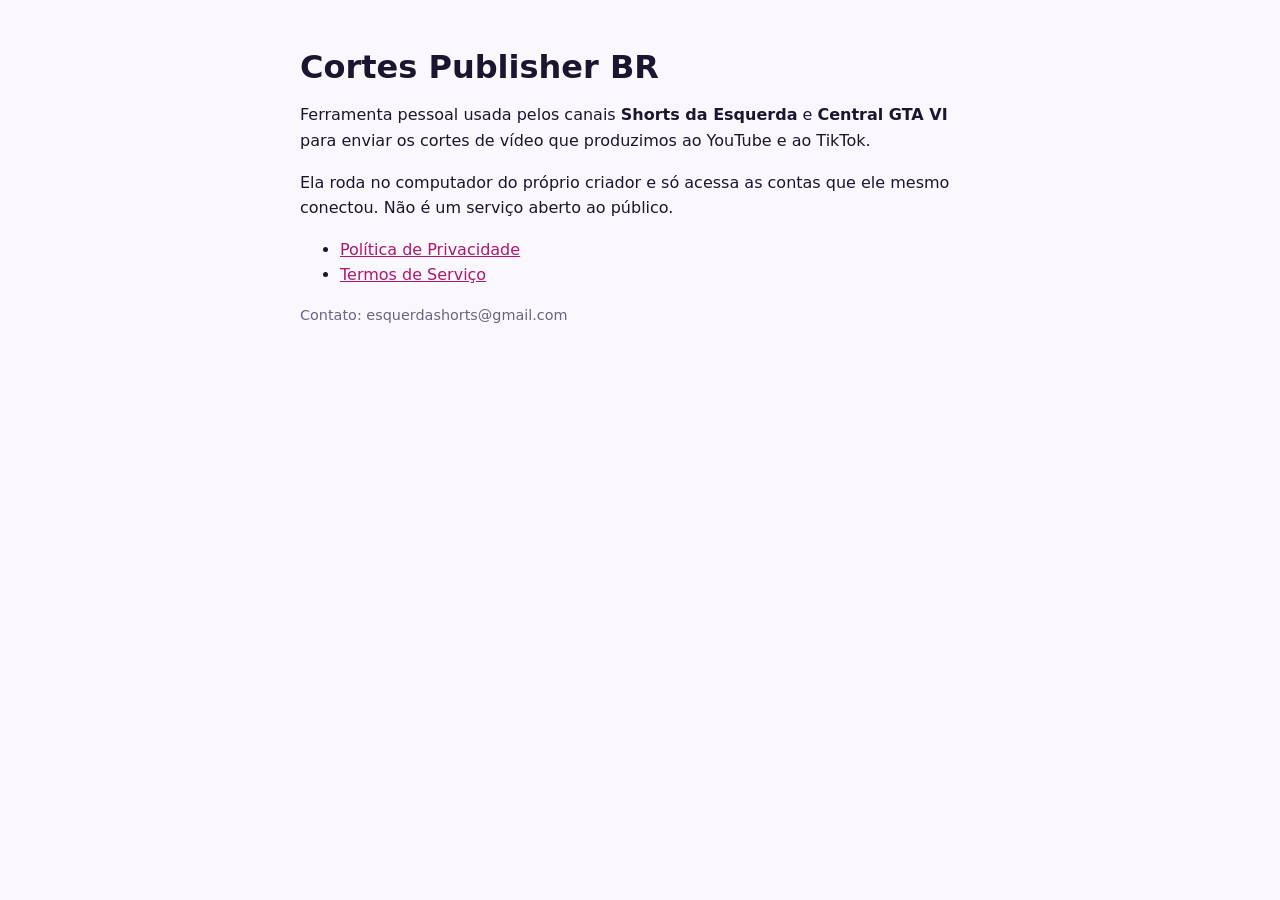
<file: index.html>
<!doctype html>
<html lang="pt-BR">
<head>
<meta charset="utf-8">
<meta name="viewport" content="width=device-width, initial-scale=1">
<title>Cortes Publisher BR</title>
<link rel="stylesheet" href="style.css">
</head>
<body>
<main>
  <h1>Cortes Publisher BR</h1>
  <p>Ferramenta pessoal usada pelos canais <strong>Shorts da Esquerda</strong> e <strong>Central GTA VI</strong> para enviar os cortes de vídeo que produzimos ao YouTube e ao TikTok.</p>
  <p>Ela roda no computador do próprio criador e só acessa as contas que ele mesmo conectou. Não é um serviço aberto ao público.</p>
  <ul>
    <li><a href="privacy.html">Política de Privacidade</a></li>
    <li><a href="terms.html">Termos de Serviço</a></li>
  </ul>
  <p class="contact">Contato: esquerdashorts@gmail.com</p>
</main>
</body>
</html>
</file>
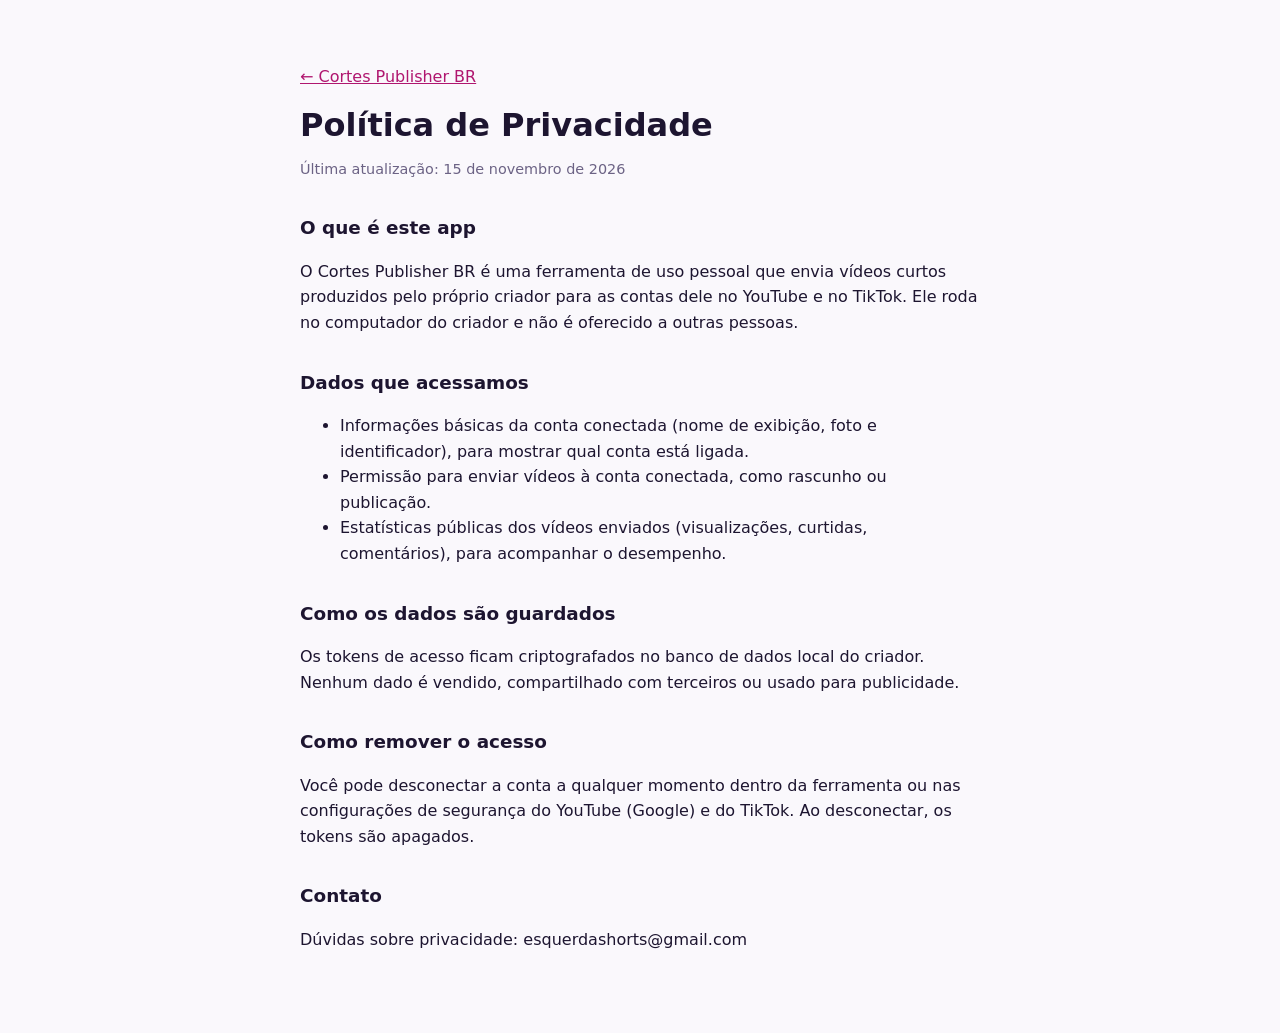
<file: privacy.html>
<!doctype html>
<html lang="pt-BR">
<head>
<meta charset="utf-8">
<meta name="viewport" content="width=device-width, initial-scale=1">
<title>Política de Privacidade · Cortes Publisher BR</title>
<link rel="stylesheet" href="style.css">
</head>
<body>
<main>
  <p><a href="index.html">← Cortes Publisher BR</a></p>
  <h1>Política de Privacidade</h1>
  <p class="updated">Última atualização: 15 de novembro de 2026</p>

  <h2>O que é este app</h2>
  <p>O Cortes Publisher BR é uma ferramenta de uso pessoal que envia vídeos curtos produzidos pelo próprio criador para as contas dele no YouTube e no TikTok. Ele roda no computador do criador e não é oferecido a outras pessoas.</p>

  <h2>Dados que acessamos</h2>
  <ul>
    <li>Informações básicas da conta conectada (nome de exibição, foto e identificador), para mostrar qual conta está ligada.</li>
    <li>Permissão para enviar vídeos à conta conectada, como rascunho ou publicação.</li>
    <li>Estatísticas públicas dos vídeos enviados (visualizações, curtidas, comentários), para acompanhar o desempenho.</li>
  </ul>

  <h2>Como os dados são guardados</h2>
  <p>Os tokens de acesso ficam criptografados no banco de dados local do criador. Nenhum dado é vendido, compartilhado com terceiros ou usado para publicidade.</p>

  <h2>Como remover o acesso</h2>
  <p>Você pode desconectar a conta a qualquer momento dentro da ferramenta ou nas configurações de segurança do YouTube (Google) e do TikTok. Ao desconectar, os tokens são apagados.</p>

  <h2>Contato</h2>
  <p>Dúvidas sobre privacidade: esquerdashorts@gmail.com</p>
</main>
</body>
</html>
</file>
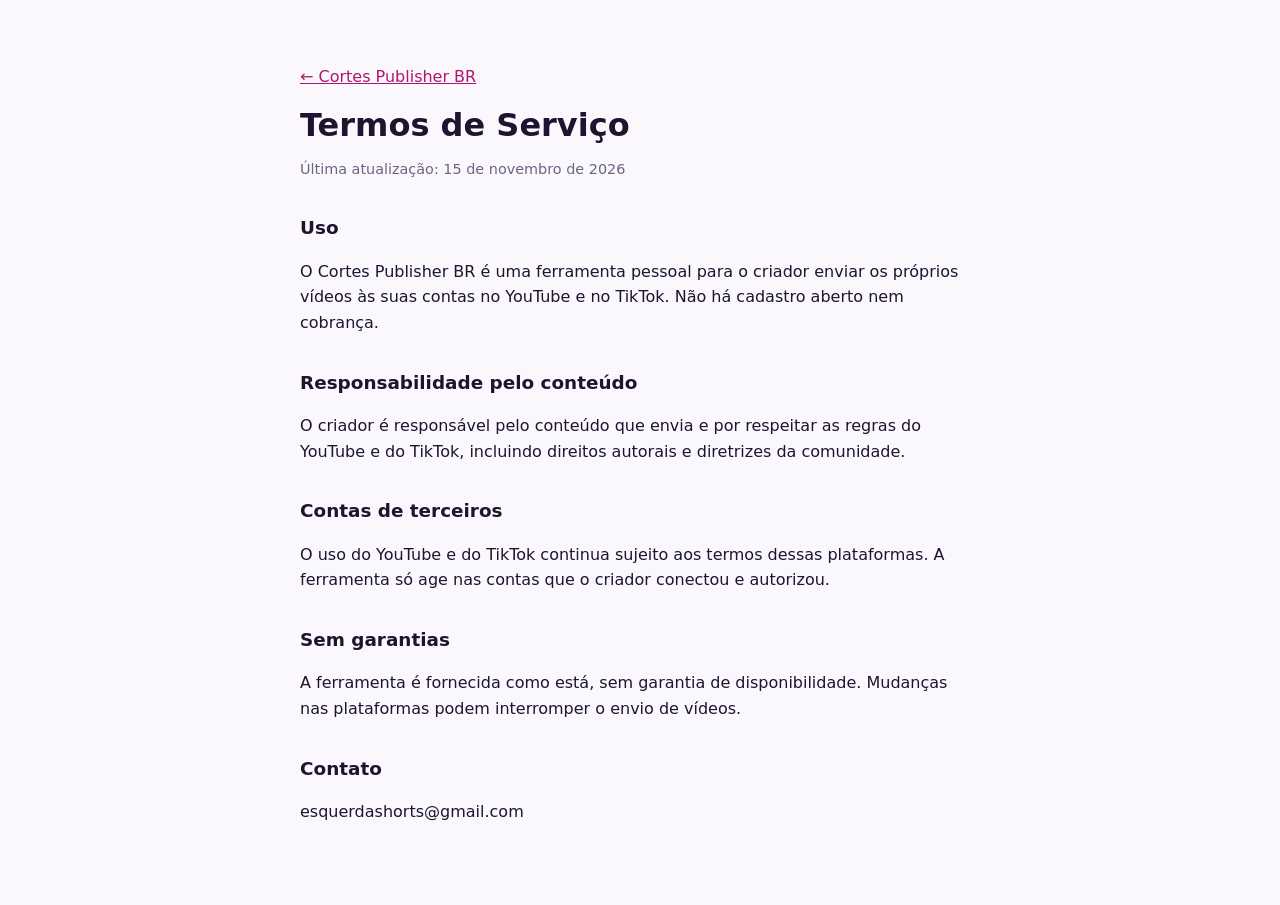
<file: terms.html>
<!doctype html>
<html lang="pt-BR">
<head>
<meta charset="utf-8">
<meta name="viewport" content="width=device-width, initial-scale=1">
<title>Termos de Serviço · Cortes Publisher BR</title>
<link rel="stylesheet" href="style.css">
</head>
<body>
<main>
  <p><a href="index.html">← Cortes Publisher BR</a></p>
  <h1>Termos de Serviço</h1>
  <p class="updated">Última atualização: 15 de novembro de 2026</p>

  <h2>Uso</h2>
  <p>O Cortes Publisher BR é uma ferramenta pessoal para o criador enviar os próprios vídeos às suas contas no YouTube e no TikTok. Não há cadastro aberto nem cobrança.</p>

  <h2>Responsabilidade pelo conteúdo</h2>
  <p>O criador é responsável pelo conteúdo que envia e por respeitar as regras do YouTube e do TikTok, incluindo direitos autorais e diretrizes da comunidade.</p>

  <h2>Contas de terceiros</h2>
  <p>O uso do YouTube e do TikTok continua sujeito aos termos dessas plataformas. A ferramenta só age nas contas que o criador conectou e autorizou.</p>

  <h2>Sem garantias</h2>
  <p>A ferramenta é fornecida como está, sem garantia de disponibilidade. Mudanças nas plataformas podem interromper o envio de vídeos.</p>

  <h2>Contato</h2>
  <p>esquerdashorts@gmail.com</p>
</main>
</body>
</html>
</file>
<file: style.css>
:root { color-scheme: light dark; }
body { margin: 0; background: #faf8fc; color: #1d1530; font: 16px/1.6 system-ui, -apple-system, "Segoe UI", sans-serif; }
main { max-width: 680px; margin: 0 auto; padding: 48px 20px 64px; }
h1 { font-size: 2rem; line-height: 1.2; margin: 0 0 12px; }
h2 { font-size: 1.15rem; margin: 32px 0 8px; }
a { color: #b0166f; }
.updated, .contact { color: #6c6385; font-size: 0.9rem; }
@media (prefers-color-scheme: dark) {
  body { background: #120c22; color: #f2eefb; }
  a { color: #ff7fc4; }
  .updated, .contact { color: #a79cc4; }
}
</file>
